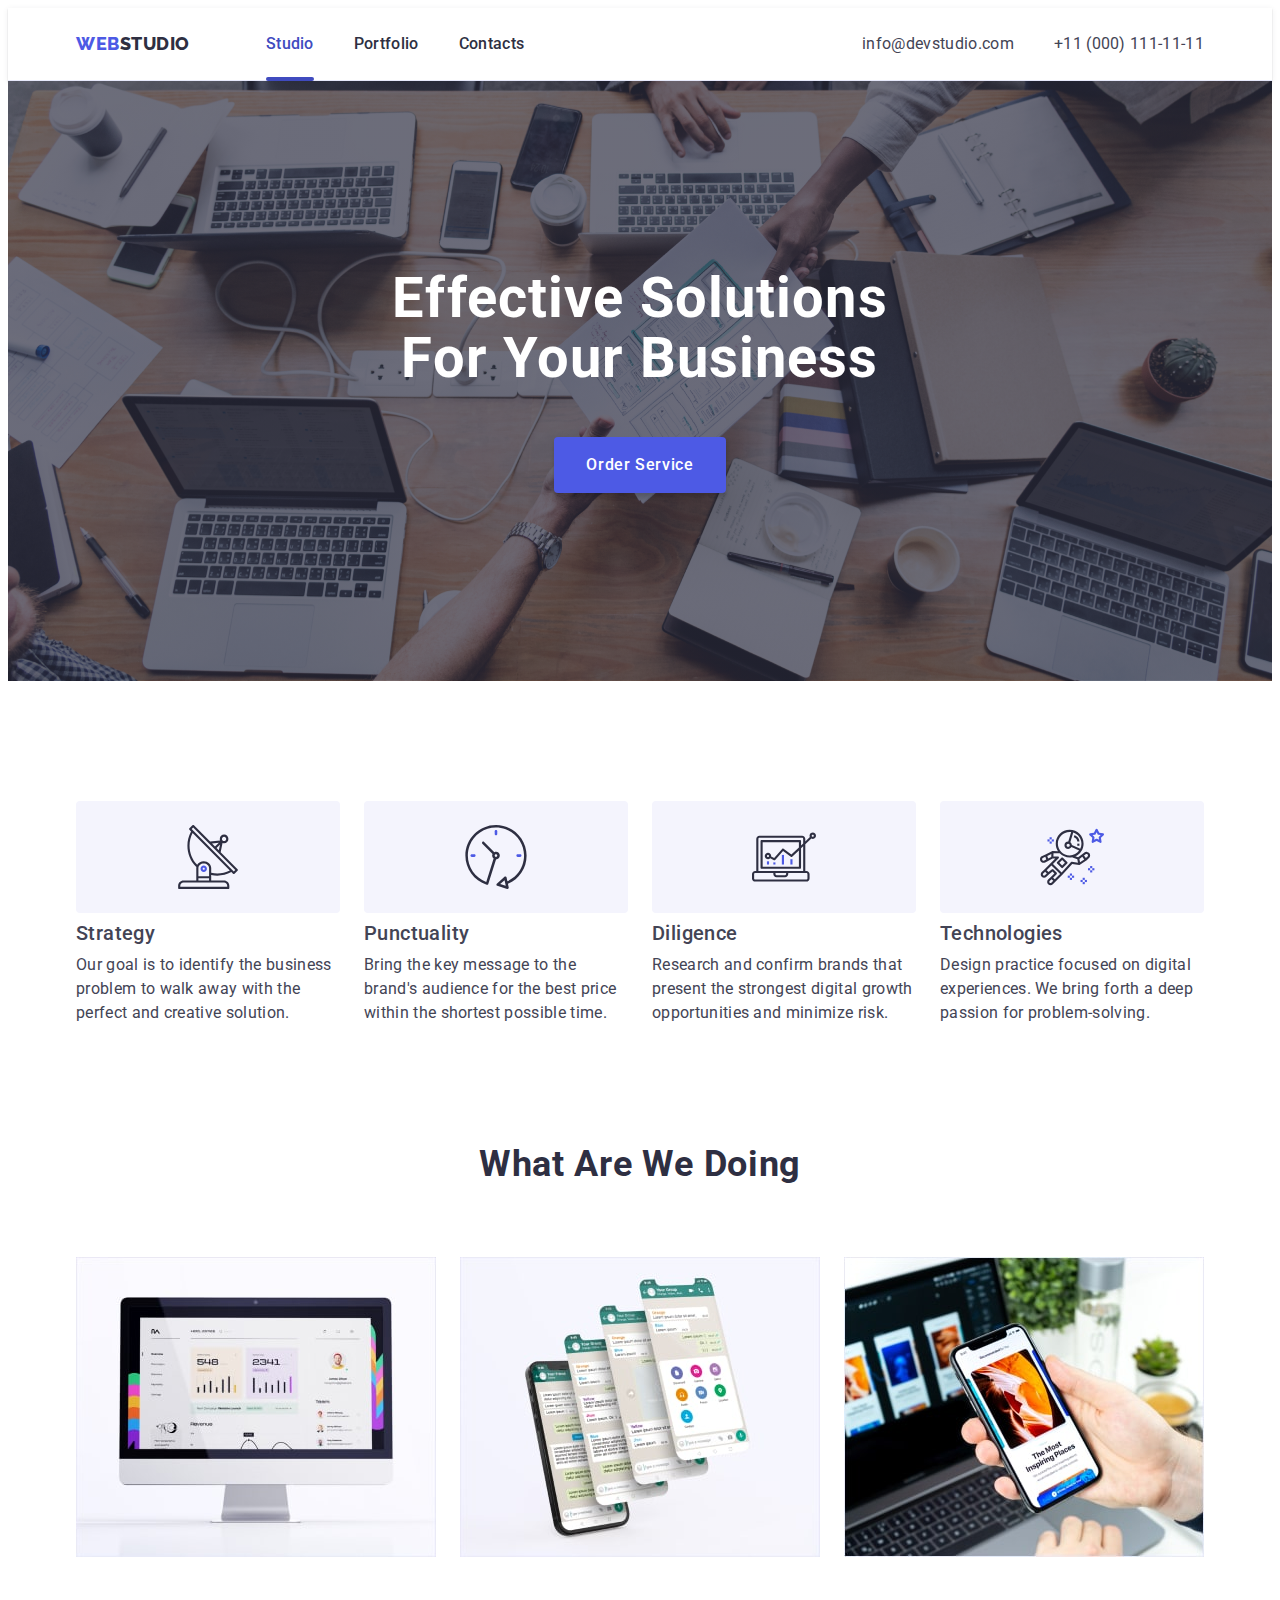
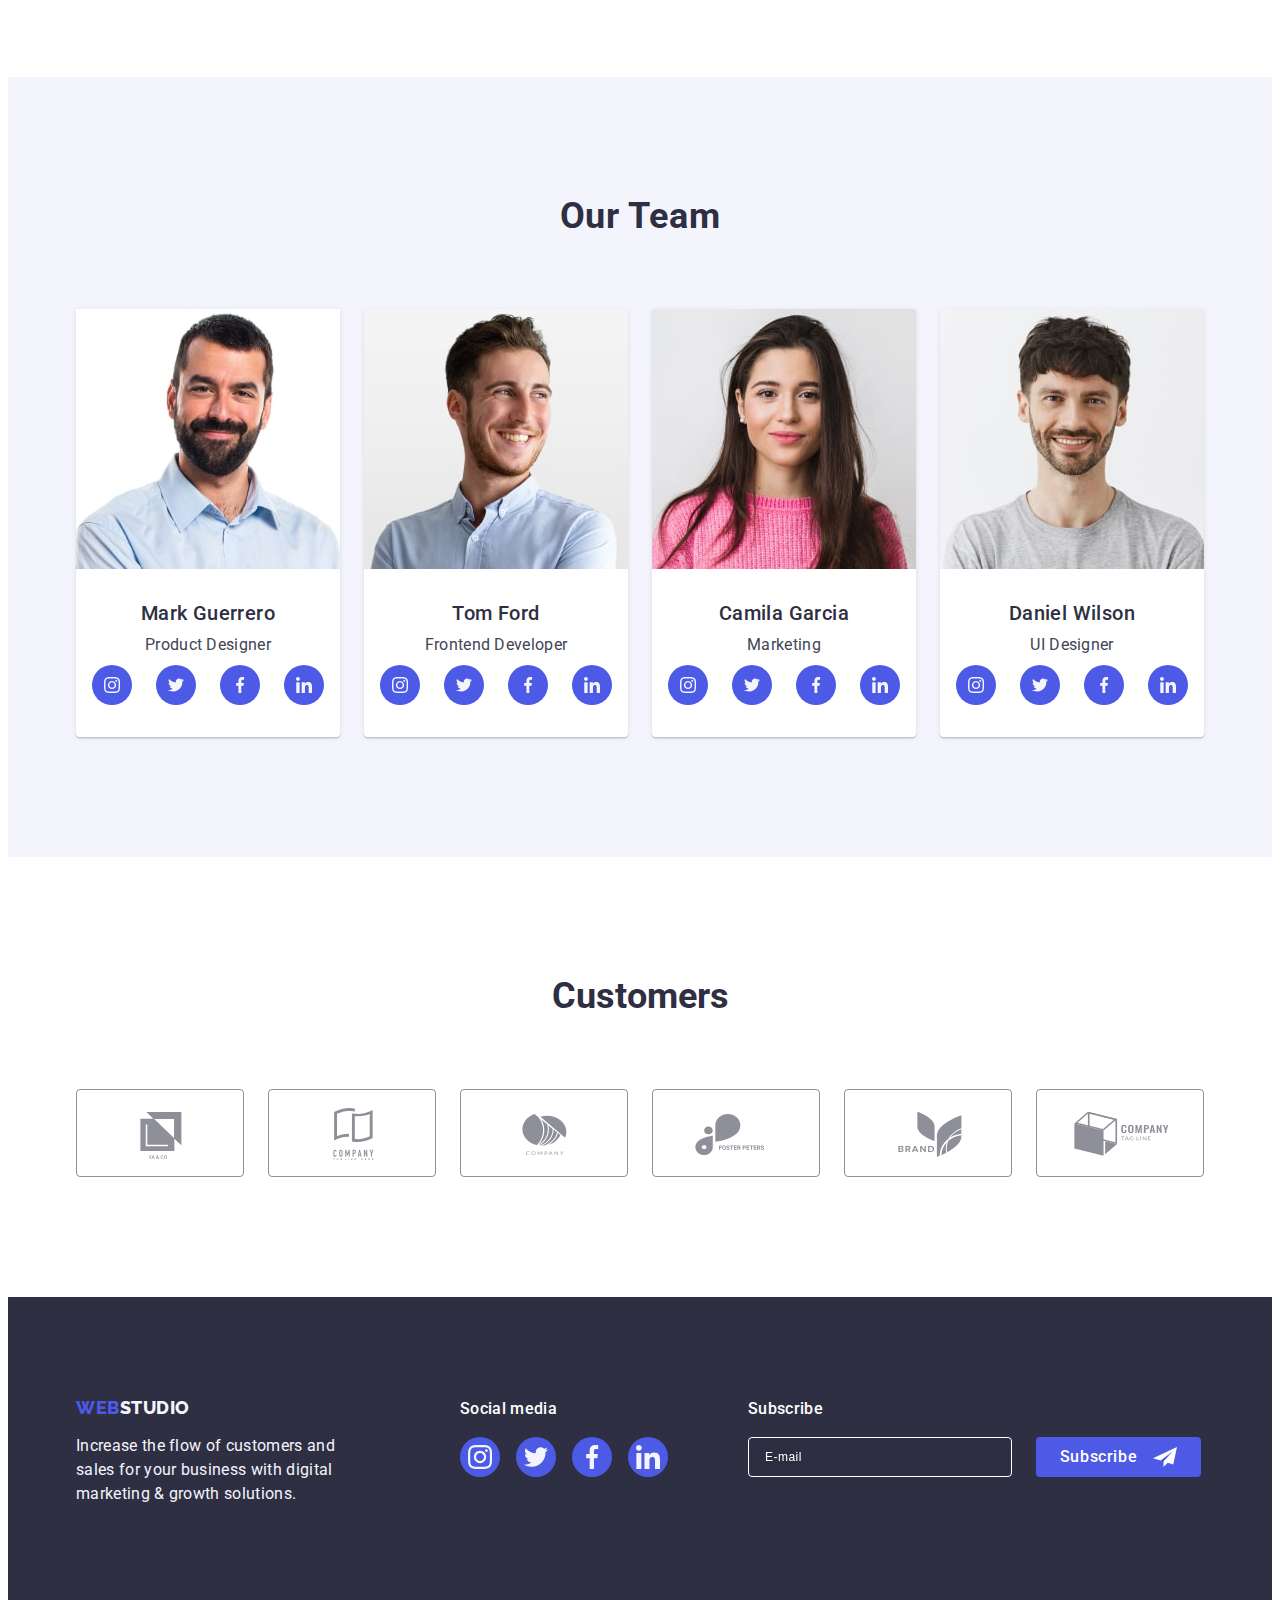
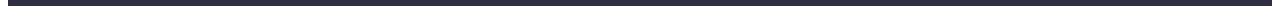
<file: index.html>
<!DOCTYPE html>
<html lang="en">
  <head>
    <meta charset="UTF-8" />
    <meta name="viewport" content="width=device-width, initial-scale=1.0" />
    <title>Web-Studio</title>
    <link rel="preconnect" href="https://fonts.googleapis.com" />
    <link rel="preconnect" href="https://fonts.gstatic.com" crossorigin />
    <link
      href="https://fonts.googleapis.com/css2?family=Raleway:wght@800&amp;family=Roboto:wght@400;500;700&amp;display=swap"
      rel="stylesheet"
    />
    <link
      rel="stylesheet"
      href="https://cdnjs.cloudflare.com/ajax/libs/modern-normalize/2.0.0/modern-normalize.min.css"
      integrity="sha512-4xo8blKMVCiXpTaLzQSLSw3KFOVPWhm/TRtuPVc4WG6kUgjH6J03IBuG7JZPkcWMxJ5huwaBpOpnwYElP/m6wg=="
      crossorigin="anonymous"
      referrerpolicy="no-referrer"
    />
    <link rel="stylesheet" href="./css/styles.css" />
    <link rel="stylesheet" href="./css/media.css" />
  </head>
  <body>
    <!-- Page header -->
    <header class="header">
      <div class="container header-container">
        <nav class="header-navigation">
          <!-- The logo is always a link -->
          <a href="./index.html" class="header-logo link"
            >Web<span class="header-logo-span">Studio</span></a
          >

          <!-- Main navigation -->

          <!--Links to other pages-->
          <ul class="header-list list">
            <li class="header-item">
              <a class="header-link current link" href="./index.html">Studio</a>
            </li>
            <li class="header-item">
              <a class="header-link link" href="./portfolio.html">Portfolio</a>
            </li>
            <li class="header-item">
              <a class="header-link link" href="">Contacts</a>
            </li>
          </ul>
        </nav>

        <!-- Link to email address  -->
        <address class="header-address">
          <ul class="header-list list">
            <li class="header-item tablet">
              <a
                class="header-item-contakt link"
                href="mailto:info@devstudio.com"
                >info@devstudio.com</a
              >
            </li>
            <!-- Link to phone number -->
            <li class="header-item tablet">
              <a class="header-item-contakt link" href="tel:+110001111111"
                >+11 (000) 111-11-11</a
              >
            </li>
          </ul>
        </address>

        <!-- mobile-menu-burger -->
        <button type="button" class="mobile-menu-burger" data-menu-open>
          <svg
            class="icon-burger"
            aria-expanded="false"
            role="img"
            width="32"
            height="22"
          >
            <use href="./images/icons.svg#icon-burger"></use>
          </svg>
        </button>
      </div>

      <!-- mobile-menu -->
      <div class="mobile-menu-wrapper is-hidden" data-menu>
        <div class="mobile-menu-container">
          <button
            type="button"
            class="close-button mobile-close-button"
            data-menu-close
          >
            <svg class="icon-close" width="8" height="8">
              <use href="./images/icons.svg#icon-close"></use>
            </svg>
          </button>
          <nav class="navigations-mobile">
            <ul class="list navigations-mobile-list">
              <li class="navigations-mobile-item">
                <a
                  class="link navigations-mobile-link current"
                  href="./index.html"
                  >Studio</a
                >
              </li>
              <li class="navigations-mobile-item">
                <a class="link navigations-mobile-link" href="./portfolio.html"
                  >Portfolio</a
                >
              </li>
              <li class="navigations-mobile-item">
                <a class="link navigations-mobile-link" href="">Contacts</a>
              </li>
            </ul>
          </nav>
          
          <div class="social-mobile">
          <address class="navigations-mobile-address">
            <ul class="navigations-mobile-addres-list list">
              <li class="navigations-mobile-addres-item">
                <a
                  class="navigations-mobile-tel-link link"
                  href="tel:+110001111111"
                  >+11 (000) 111-11-11</a
                >
              </li>
              <!-- Link to email address  -->
              <li class="navigations-mobile-addres-item">
                <a
                  class="navigations-mobile-mail-link link"
                  href="mailto:info@devstudio.com"
                  >info@devstudio.com</a
                >
              </li>
            </ul>
          </address>
            <ul class="navigations-mobile-soc-list list">
              <li class="social-item">
                <a
                  href=""
                  class="social-link"
                  target="_blank"
                  rel="noopener noreferrer"
                  ><svg class="social-icon" width="24" height="24">
                    <use href="./images/icons.svg#icon-instagram"></use></svg                ></a>
              </li>
              <li class="social-item">
                <a
                  href=""
                  class="social-link"
                  target="_blank"
                  rel="noopener noreferrer"
                  ><svg class="social-icon" width="24" height="24">
                    <use href="./images/icons.svg#icon-twitter"></use></svg                ></a>
              </li>
              <li class="social-item">
                <a
                  href=""
                  class="social-link"
                  target="_blank"
                  rel="noopener noreferrer"
                  ><svg class="social-icon" width="24" height="24">
                    <use href="./images/icons.svg#icon-facebook"></use></svg                ></a>
              </li>
              <li class="social-item">
                <a
                  href=""
                  class="social-link"
                  target="_blank"
                  rel="noopener noreferrer"
                  ><svg class="social-icon" width="24" height="24">
                    <use href="./images/icons.svg#icon-linkedin"></use></svg                ></a>
              </li>
            </ul>
          </div>
        </div>
      </div>
    </header>

    <!-- Main contain -->
    <main>
      <section class="main-contain">
        <div class="container">
          <h1 class="main-contain-title">
            Effective Solutions<br />For Your Business
          </h1>
          <button type="button" class="main-contain-btn" data-modal-open>
            Order Service
          </button>
        </div>
      </section>

      <!-- Our advantages -->
      <section class="advantages">
        <div class="container advantages-container">
          <h2 class="advntages-main-title visually-hidden">advantages</h2>
          <ul class="advantages-list list">
            <li class="advantages-item">
              <div class="advantages-icon">
                <svg class="advantage-icon-feature" width="64" height="64">
                  <use href="./images/icons.svg#icon-antenna"></use>
                </svg>
              </div>
              <h3 class="advantages-title">Strategy</h3>
              <p class="advantages-text">
                Our goal is to identify the business problem to walk away with
                the perfect and creative solution.
              </p>
            </li>
            <li class="advantages-item">
              <div class="advantages-icon">
                <svg class="advantage-icon-feature" width="64" height="64">
                  <use href="./images/icons.svg#icon-clock"></use>
                </svg>
              </div>
              <h3 class="advantages-title">Punctuality</h3>
              <p class="advantages-text">
                Bring the key message to the brand's audience for the best price
                within the shortest possible time.
              </p>
            </li>
            <li class="advantages-item">
              <div class="advantages-icon">
                <svg class="advantage-icon-feature" width="64" height="64">
                  <use href="./images/icons.svg#icon-diagram"></use>
                </svg>
              </div>
              <h3 class="advantages-title">Diligence</h3>
              <p class="advantages-text">
                Research and confirm brands that present the strongest digital
                growth opportunities and minimize risk.
              </p>
            </li>
            <li class="advantages-item">
              <div class="advantages-icon">
                <svg class="advantage-icon-feature" width="64" height="64">
                  <use href="./images/icons.svg#icon-astronaut"></use>
                </svg>
              </div>
              <h3 class="advantages-title">Technologies</h3>
              <p class="advantages-text">
                Design practice focused on digital experiences. We bring forth a
                deep passion for problem-solving.
              </p>
            </li>
          </ul>
        </div>
      </section>

      <!-- Activity -->
      <section class="activity">
        <div class="container">
          <h2 class="activity-title">What are we doing</h2>
          <ul class="activity-list list">
            <li class="activity-item">
              <img srcset="./images/foto1-2x.jpg 2x" src="./images/foto1.jpg" alt="monitor" width="360" />
            </li>
            <li class="activity-item">
              <img srcset="./images/foto2-2x.jpg 2x" src="./images/foto2.jpg" alt="smartfon" width="360" />
            </li>
            <li class="activity-item">
              <img srcset="./images/foto3-2x.jpg 2x" src="./images/foto3.jpg" alt="notebook and smartfon" width="360"/>
            </li>
          </ul>
        </div>
      </section>

      <!-- Team -->

      <section class="team">
        <div class="container team-container">
          <h2 class="team-title">Our Team</h2>
          <ul class="team-list list">
            <li class="team-item">
              <img
                class="team-foto" srcset="./images/img2x.jpg 2x"
                src="./images/img.jpg"
                alt="Foto Mark Guerrero"
                width="264"
              />
              <div class="employees">
                <h3 class="team-item-title">Mark Guerrero</h3>
                <p class="team-item-text">Product Designer</p>
                <ul class="team-soc-list list">
                  <li class="team-soc-item">
                    <a
                      href=""
                      class="team-soc-link link"
                      target="_blank"
                      rel="noopener noreferrer"
                      ><svg class="team-soc-icon" width="16" height="16">
                        <use
                          href="./images/icons.svg#icon-instagram"
                        ></use></svg                    ></a>
                  </li>
                  <li class="team-soc-item">
                    <a
                      href=""
                      class="team-soc-link link"
                      target="_blank"
                      rel="noopener noreferrer"
                      ><svg class="team-soc-icon" width="16" height="16">
                        <use href="./images/icons.svg#icon-twitter"></use></svg                    ></a>
                  </li>
                  <li class="team-soc-item">
                    <a
                      href=""
                      class="team-soc-link link"
                      target="_blank"
                      rel="noopener noreferrer"
                      ><svg class="team-soc-icon" width="16" height="16">
                        <use href="./images/icons.svg#icon-facebook"></use></svg                    ></a>
                  </li>
                  <li class="team-soc-item">
                    <a
                      href=""
                      class="team-soc-link link"
                      target="_blank"
                      rel="noopener noreferrer"
                      ><svg class="team-soc-icon" width="16" height="16">
                        <use href="./images/icons.svg#icon-linkedin"></use></svg                    ></a>
                  </li>
                </ul>
              </div>
            </li>
            <li class="team-item">
              <img
                class="taem-foto" srcset="./images/img(1)2x.jpg 2x" src="./images/img(1).jpg"
                alt="Foto Tom Ford"
                width="264"
              />
              <div class="employees">
                <h3 class="team-item-title">Tom Ford</h3>
                <p class="team-item-text">Frontend Developer</p>
                <ul class="team-soc-list list">
                  <li class="team-soc-item">
                    <a
                      href=""
                      class="team-soc-link link"
                      target="_blank"
                      rel="noopener noreferrer"
                      ><svg class="team-soc-icon" width="16" height="16">
                        <use
                          href="./images/icons.svg#icon-instagram"
                        ></use></svg                    ></a>
                  </li>
                  <li class="team-soc-item">
                    <a
                      href=""
                      class="team-soc-link link"
                      target="_blank"
                      rel="noopener noreferrer"
                      ><svg class="team-soc-icon" width="16" height="16">
                        <use href="./images/icons.svg#icon-twitter"></use></svg                    ></a>
                  </li>
                  <li class="team-soc-item">
                    <a
                      href=""
                      class="team-soc-link link"
                      target="_blank"
                      rel="noopener noreferrer"
                      ><svg class="team-soc-icon" width="16" height="16">
                        <use href="./images/icons.svg#icon-facebook"></use></svg                    ></a>
                  </li>
                  <li class="team-soc-item">
                    <a
                      href=""
                      class="team-soc-link link"
                      target="_blank"
                      rel="noopener noreferrer"
                      ><svg class="team-soc-icon" width="16" height="16">
                        <use href="./images/icons.svg#icon-linkedin"></use></svg                    ></a>
                  </li>
                </ul>
              </div>
            </li>
            <li class="team-item">
              <img
                class="team-foto" srcset="./images/img(2)2x.jpg 2x"
                src="./images/img(2).jpg"
                alt="Foto Camila Garcia"
                width="264"
              />
              <div class="employees">
                <h3 class="team-item-title">Camila Garcia</h3>
                <p class="team-item-text">Marketing</p>
                <ul class="team-soc-list list">
                  <li class="team-soc-item">
                    <a
                      href=""
                      class="team-soc-link link"
                      target="_blank"
                      rel="noopener noreferrer"
                      ><svg class="team-soc-icon" width="16" height="16">
                        <use
                          href="./images/icons.svg#icon-instagram"
                        ></use></svg                    ></a>
                  </li>
                  <li class="team-soc-item">
                    <a
                      href=""
                      class="team-soc-link link"
                      target="_blank"
                      rel="noopener noreferrer"
                      ><svg class="team-soc-icon" width="16" height="16">
                        <use href="./images/icons.svg#icon-twitter"></use></svg                    ></a>
                  </li>
                  <li class="team-soc-item">
                    <a
                      href=""
                      class="team-soc-link link"
                      target="_blank"
                      rel="noopener noreferrer"
                      ><svg class="team-soc-icon" width="16" height="16">
                        <use href="./images/icons.svg#icon-facebook"></use></svg                    ></a>
                  </li>
                  <li class="team-soc-item">
                    <a
                      href=""
                      class="team-soc-link link"
                      target="_blank"
                      rel="noopener noreferrer"
                      ><svg class="team-soc-icon" width="16" height="16">
                        <use href="./images/icons.svg#icon-linkedin"></use></svg                    ></a>
                  </li>
                </ul>
              </div>
            </li>
            <li class="team-item">
              <img
                class="team-foto" srcset="./images/img(3)2x.jpg 2x"
                src="./images/img(3).jpg"
                alt="Foto Daniel Wilson"
                width="264"
              />
              <div class="employees">
                <h3 class="team-item-title">Daniel Wilson</h3>
                <p class="team-item-text">UI Designer</p>
                <ul class="team-soc-list list">
                  <li class="team-soc-item">
                    <a
                      href=""
                      class="team-soc-link link"
                      target="_blank"
                      rel="noopener noreferrer"
                      ><svg class="team-soc-icon" width="16" height="16">
                        <use
                          href="./images/icons.svg#icon-instagram"
                        ></use></svg                    ></a>
                  </li>
                  <li class="team-soc-item">
                    <a
                      href=""
                      class="team-soc-link link"
                      target="_blank"
                      rel="noopener noreferrer"
                      ><svg class="team-soc-icon" width="16" height="16">
                        <use href="./images/icons.svg#icon-twitter"></use></svg                    ></a>
                  </li>
                  <li class="team-soc-item">
                    <a
                      href=""
                      class="team-soc-link link"
                      target="_blank"
                      rel="noopener noreferrer"
                      ><svg class="team-soc-icon" width="16" height="16">
                        <use href="./images/icons.svg#icon-facebook"></use></svg                    ></a>
                  </li>
                  <li class="team-soc-item">
                    <a
                      href=""
                      class="team-soc-link link"
                      target="_blank"
                      rel="noopener noreferrer"
                      ><svg class="team-soc-icon" width="16" height="16">
                        <use href="./images/icons.svg#icon-linkedin"></use></svg                    ></a>
                  </li>
                </ul>
              </div>
            </li>
          </ul>
        </div>
      </section>

      <!-- Customers -->
      <section class="customers">
        <div class="container">
          <h2 class="customers-title">Customers</h2>
          <ul class="customers-list list">
            <li class="customers-item">
              <a class="customers-icon" href=""
                ><svg class="customers-icon-client" width="104" height="56">
                  <use href="./images/icons.svg#icon-Logo"></use>
                </svg>
              </a>
            </li>
            <li class="customers-item">
              <a class="customers-icon" href="">
                <svg class="customers-icon-client" width="104" height="56">
                  <use href="./images/icons.svg#icon-Logo2"></use>
                </svg>
              </a>
            </li>
            <li class="customers-item">
              <a class="customers-icon" href="">
                <svg class="customers-icon-client" width="104" height="56">
                  <use href="./images/icons.svg#icon-Logo3"></use>
                </svg>
              </a>
            </li>
            <li class="customers-item">
              <a class="customers-icon" href="">
                <svg class="customers-icon-client" width="104" height="56">
                  <use href="./images/icons.svg#icon-Logo4"></use>
                </svg>
              </a>
            </li>
            <li class="customers-item">
              <a class="customers-icon" href="">
                <svg class="customers-icon-client" width="104" height="56">
                  <use href="./images/icons.svg#icon-Logo5"></use>
                </svg>
              </a>
            </li>
            <li class="customers-item">
              <a class="customers-icon" href="">
                <svg class="customers-icon-client" width="104" height="56">
                  <use href="./images/icons.svg#icon-Logo1"></use>
                </svg>
              </a>
            </li>
          </ul>
        </div>
      </section>
    </main>

    <!-- Footer -->
    <footer class="footer">
      <div class="container footer-container">
        <div class="footer-content">
          <a href="./index.html" class="footer-logo link"
            >Web<span class="footer-logo-span">Studio</span></a
          >
          <p class="footer-text">
            Increase the flow of customers and sales for your business with
            digital marketing & growth solutions.
          </p>
        </div>
        <div class="social">
          <p class="social-title">Social media</p>
          <ul class="social-list list">
            <li class="social-item">
              <a
                href=""
                class="social-link"
                target="_blank"
                rel="noopener noreferrer"
                ><svg class="social-icon" width="24" height="24">
                  <use href="./images/icons.svg#icon-instagram"></use></svg              ></a>
            </li>
            <li class="social-item">
              <a
                href=""
                class="social-link"
                target="_blank"
                rel="noopener noreferrer"
                ><svg class="social-icon" width="24" height="24">
                  <use href="./images/icons.svg#icon-twitter"></use></svg              ></a>
            </li>
            <li class="social-item">
              <a
                href=""
                class="social-link"
                target="_blank"
                rel="noopener noreferrer"
                ><svg class="social-icon" width="24" height="24">
                  <use href="./images/icons.svg#icon-facebook"></use></svg              ></a>
            </li>
            <li class="social-item">
              <a
                href=""
                class="social-link"
                target="_blank"
                rel="noopener noreferrer">
                <svg class="social-icon" width="24" height="24">
                  <use href="./images/icons.svg#icon-linkedin"></use>
                </svg>
              </a>
            </li>
          </ul>
        </div>
        <!-- Subscription-form -->
        <div class="subscribe-container">
          <p class="subscribe-title">Subscribe</p>
          <form class="subscribe-form">
            <label class="subscribe-lable">
              <input
                type="email"
                name="subscribe-email"
                class="subscribe-input"
                placeholder="E-mail"
              />
            </label>
            <button type="submit" class="subscribe-btn">
              Subscribe
              <svg class="subscribe-icon" width="24" height="24">
                <use href="./images/icons.svg#icon-Frame"></use>
              </svg>
            </button>
          </form>
        </div>
      </div>
    </footer>

    <!-- Modal-form -->
    <div class="backdrop is-hidden" data-modal>
      <div class="modal">
        <button type="button" class="modal-close-btn" data-modal-close>
          <svg class="modal-close-btn-icon" width="8" height="8">
            <use href="./images/icons.svg#icon-close"></use>
          </svg>
        </button>
        <!-- Form Feedback-->
        <p class="modal-feedback">
          Leave your contacts and we will call you back
        </p>
        <form class="modal-form">
          <div class="modal-form-container">
            <label class="modal-form-field" for="user-name">Name</label>
            <div class="modal-form-desc">
              <input
                type="text"
                id="user-name"
                name="user-name"
                class="modal-input"
                required
                pattern="^[a-zA-Zа-яА-Я]+"
                minlength="2"
              />
              <svg class="modal-form-icon" width="18" height="24">
                <use href="./images/icons.svg#icon-person"></use>
              </svg>
            </div>
          </div>          
          <div class="modal-form-container">
            <label class="modal-form-field" for="user-phone">Phone</label>
            <div class="modal-form-desc">
              <input
                type="tel"
                id="user-phone"
                name="user-phone"
                class="modal-input"
                required
                pattern="[\+]\d{3}\s[\(]\d{2}[\)]\s\d{3}[\-]\d{2}[\-]\d{2}"
              />
              <svg class="modal-form-icon" width="18" height="24">
                <use href="./images/icons.svg#icon-phone"></use>
              </svg>
            </div>
          </div>
          <div class="modal-form-container">
            <label class="modal-form-field" for="user-email">Email</label>
            <div class="modal-form-desc">
              <input
                type="email"
                id="user-email"
                name="user-email"
                class="modal-input"
                required
                pattern="[a-z0-9._%+-]+@[a-z0-9.-]+\.[a-z]{2,4}$"
              />
              <svg class="modal-form-icon" width="18" height="24">
                <use href="./images/icons.svg#icon-email"></use>
              </svg>
            </div>
          </div>
          <div class="modal-form-message">
            <label class="modal-form-field" for="user-comment">Comment</label>
            <textarea
              name="user-comment"
              id="user-comment"
              class="modal-form-area"
              placeholder="Text input"
            ></textarea>
          </div>
          <div class="modal-form-checkbox">
            <input
              id="user-privacy"
              type="checkbox"
              value="true"
              name="user-privacy"
              class="modal-form-check visually-hidden"
            />
            <label for="user-privacy" class="modal-form-check-desc">
              <span class="modal-form-span">
                <svg class="modal-form-checkbox-icon" width="10" height="8">
                  <use href="./images/icons.svg#icon-Vector-1"></use>
                </svg>
              </span>
              I accept the terms and conditions of the&nbsp;<a
                href=""
                class="modal-form-link"
                >Privacy Policy</a
              >
            </label>
          </div>
          <button type="submit" class="modal-form-submit-btn">Send</button>
        </form>
      </div>
    </div>
    <script src="./js/modal.js"></script>
    <script src="./js/menu.js"></script>
  </body>
</html>
</file>
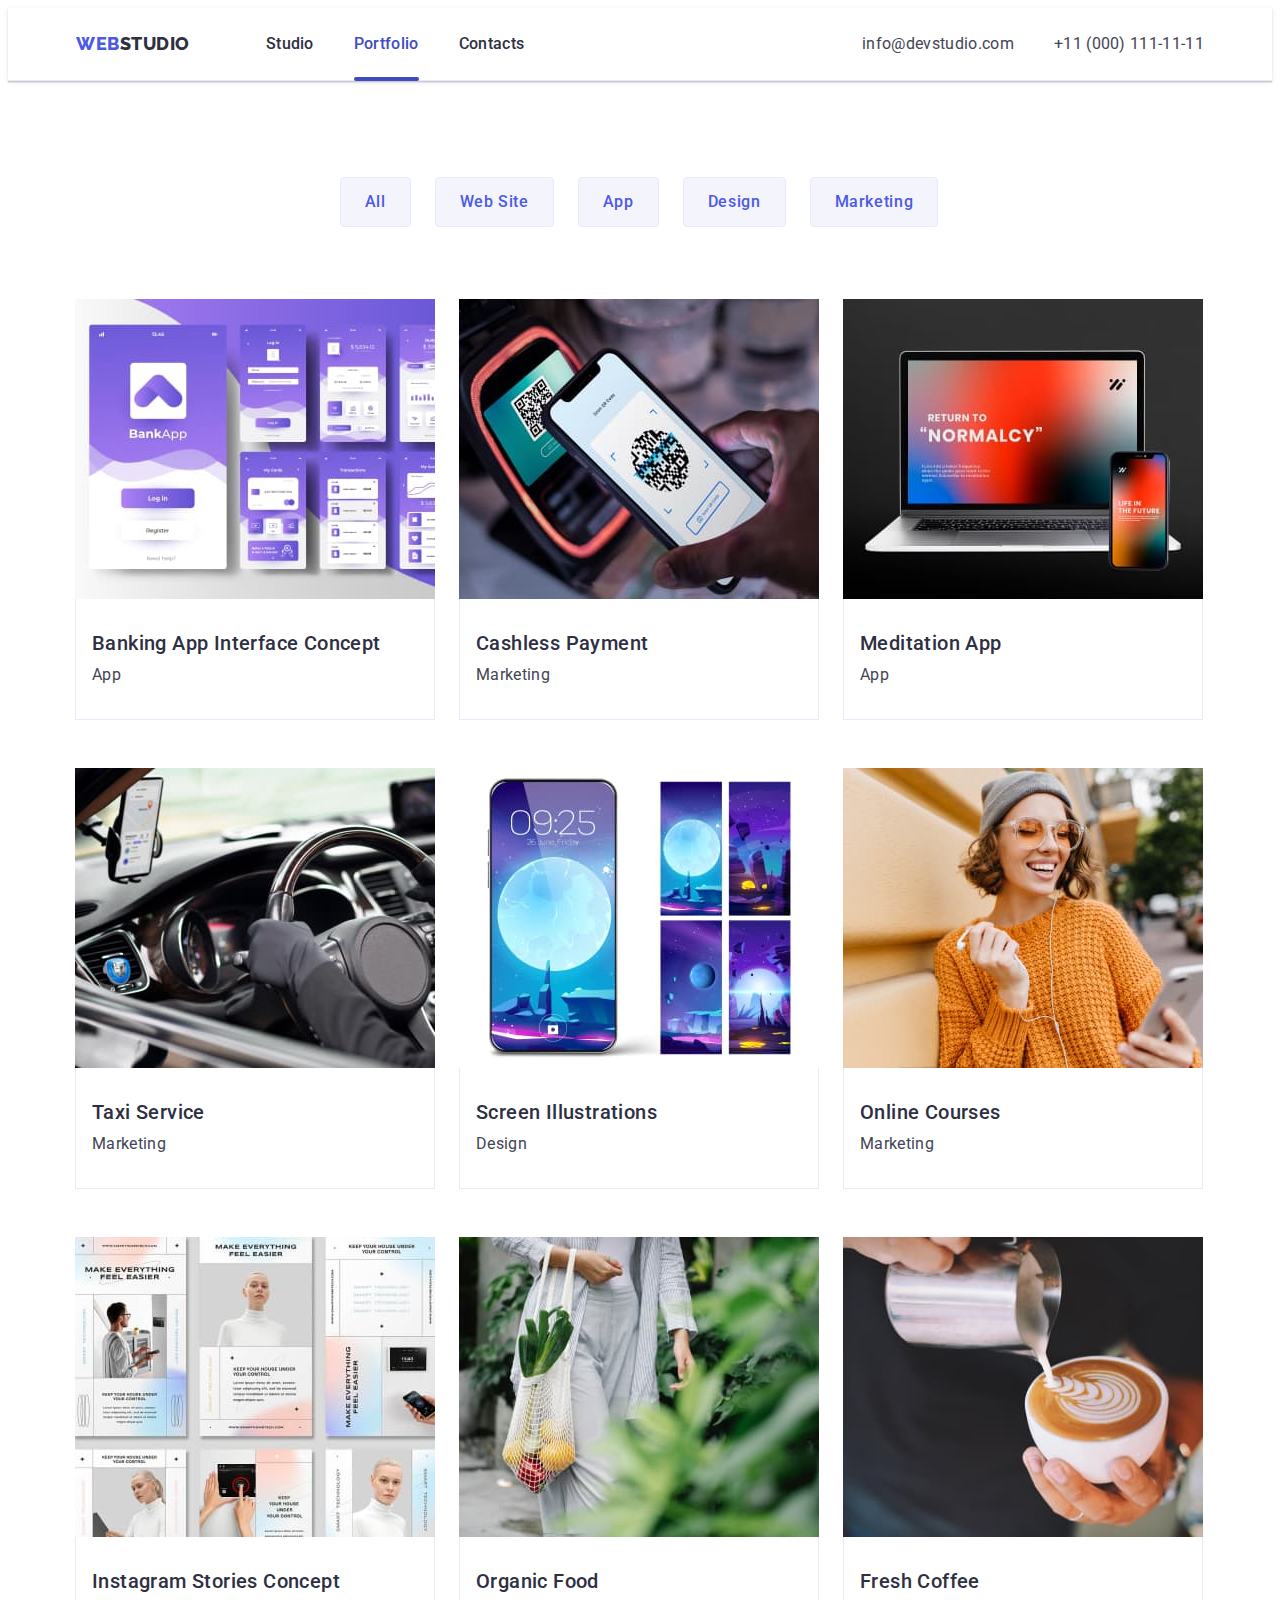
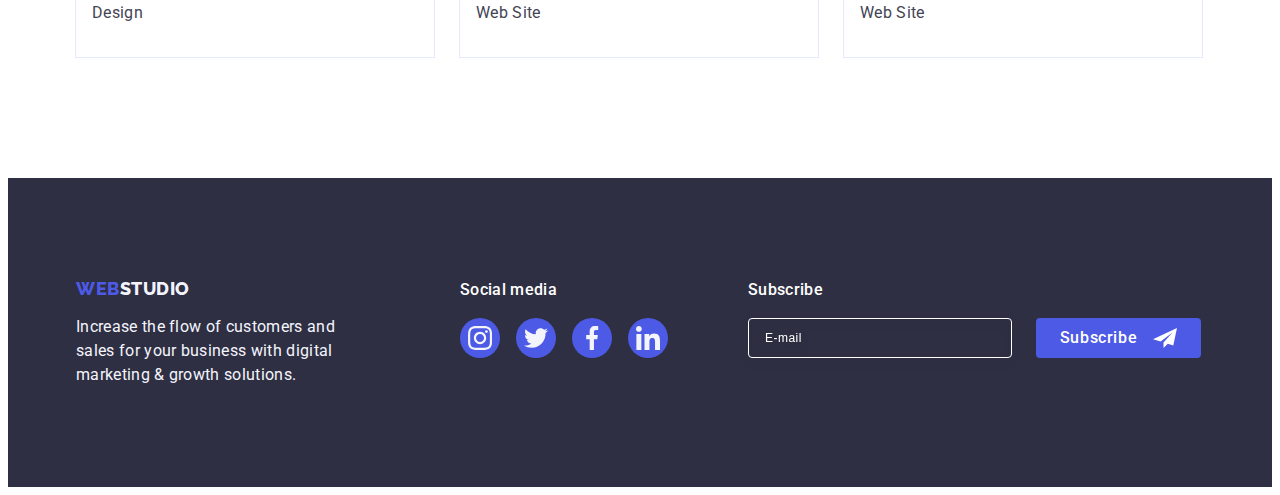
<file: portfolio.html>
<!DOCTYPE html>
<html lang="en">
  <head>
    <meta charset="UTF-8" />
    <meta name="viewport" content="width=device-width, initial-scale=1.0" />
    <title>Web-Studio</title>
    <link rel="preconnect" href="https://fonts.googleapis.com" />
    <link rel="preconnect" href="https://fonts.gstatic.com" crossorigin />
    <link
      href="https://fonts.googleapis.com/css2?family=Raleway:wght@800&amp;family=Roboto:wght@400;500;700&amp;display=swap"
      rel="stylesheet"
    />
    <link
      rel="stylesheet"
      href="https://cdnjs.cloudflare.com/ajax/libs/modern-normalize/2.0.0/modern-normalize.min.css"
      integrity="sha512-4xo8blKMVCiXpTaLzQSLSw3KFOVPWhm/TRtuPVc4WG6kUgjH6J03IBuG7JZPkcWMxJ5huwaBpOpnwYElP/m6wg=="
      crossorigin="anonymous"
      referrerpolicy="no-referrer"
    />
    <link rel="stylesheet" href="./css/styles.css" />
    <link rel="stylesheet" href="./css/media.css" />
  </head>
  <body>
    <!-- Page header -->
    <header class="header">
      <div class="container header-container">
        <nav class="header-navigation">
          <!-- The logo is always a link -->
          <a href="./index.html" class="header-logo link"
            >Web<span class="header-logo-span">Studio</span></a
          >

          <!-- Main navigation -->

          <!--Links to other pages-->
          <ul class="header-list list">
            <li class="header-item">
              <a class="header-link link" href="./index.html">Studio</a>
            </li>
            <li class="header-item">
              <a class="header-link current link" href="./portfolio.html"
                >Portfolio</a
              >
            </li>
            <li class="header-item">
              <a class="header-link link" href="">Contacts</a>
            </li>
          </ul>
        </nav>

        <!-- Link to email address  -->
        <address class="header-address">
          <ul class="header-list list">
            <li class="header-item">
              <a
                class="header-item-contakt link"
                href="mailto:info@devstudio.com"
                >info@devstudio.com</a
              >
            </li>
            <!-- Link to phone number -->
            <li class="header-item">
              <a class="header-item-contakt link" href="tel:+110001111111"
                >+11 (000) 111-11-11</a
              >
            </li>
          </ul>
        </address>
        <!-- mobile-menu-burger -->
        <button type="button" class="mobile-menu-burger" data-menu-open>
          <svg
            class="icon-burger"
            aria-expanded="false"
            role="img"
            width="32"
            height="22"
          >
            <use href="./images/icons.svg#icon-burger"></use>
          </svg>
        </button>
      </div>
      <!-- mobile-menu -->
      <div class="mobile-menu-wrapper is-hidden" data-menu>
        <div class="mobile-menu-container">
          <button
            type="button"
            class="close-button mobile-close-button"
            data-menu-close
          >
            <svg class="icon-close" width="8" height="8">
              <use href="./images/icons.svg#icon-close"></use>
            </svg>
          </button>
          <nav class="navigations-mobile">
            <ul class="list navigations-mobile-list">
              <li class="navigations-mobile-item">
                <a
                  class="link navigations-mobile-link current"
                  href="./index.html"
                  >Studio</a
                >
              </li>
              <li class="navigations-mobile-item">
                <a class="link navigations-mobile-link" href="./portfolio.html"
                  >Portfolio</a
                >
              </li>
              <li class="navigations-mobile-item">
                <a class="link navigations-mobile-link" href="">Contacts</a>
              </li>
            </ul>
          </nav>
          <!-- Link to phone number -->
          <address class="navigations-mobile-address">
            <ul class="navigations-mobile-addres-list list">
              <li class="navigations-mobile-addres-item">
                <a
                  class="navigations-mobile-tel-link link"
                  href="tel:+110001111111"
                  >+11 (000) 111-11-11</a
                >
              </li>
              <!-- Link to email address  -->
              <li class="navigations-mobile-addres-item">
                <a
                  class="navigations-mobile-mail-link link"
                  href="mailto:info@devstudio.com"
                  >info@devstudio.com</a
                >
              </li>
            </ul>
          </address>
          <div class="social-mobile">
            <ul class="navigations-mobile-soc-list list">
              <li class="social-item">
                <a
                  href=""
                  class="social-link"
                  target="_blank"
                  rel="noopener noreferrer"
                  ><svg class="social-icon" width="24" height="24">
                    <use href="./images/icons.svg#icon-instagram"></use></svg                ></a>
              </li>
              <li class="social-item">
                <a
                  href=""
                  class="social-link"
                  target="_blank"
                  rel="noopener noreferrer"
                  ><svg class="social-icon" width="24" height="24">
                    <use href="./images/icons.svg#icon-twitter"></use></svg                ></a>
              </li>
              <li class="social-item">
                <a
                  href=""
                  class="social-link"
                  target="_blank"
                  rel="noopener noreferrer"
                  ><svg class="social-icon" width="24" height="24">
                    <use href="./images/icons.svg#icon-facebook"></use></svg                ></a>
              </li>
              <li class="social-item">
                <a
                  href=""
                  class="social-link"
                  target="_blank"
                  rel="noopener noreferrer"
                  ><svg class="social-icon" width="24" height="24">
                    <use href="./images/icons.svg#icon-linkedin"></use></svg                ></a>
              </li>
            </ul>
          </div>
        </div>
      </div>
    </header>
    <!-- Portfolio -->
    <main>
      <section class="portfolio">
        <div class="container portfolio-container">
          <h1 class="visually-hidden">Portfolio</h1>
          <ul class="portfolio-list-first list">
            <li class="portfolio-item-direction">
              <button type="button" class="portfolio-btn link">All</button>
            </li>
            <li class="portfolio-item-direction">
              <button type="button" class="portfolio-btn link">Web Site</button>
            </li>
            <li class="portfolio-item-direction">
              <button type="button" class="portfolio-btn link">App</button>
            </li>
            <li class="portfolio-item-direction">
              <button type="button" class="portfolio-btn link">Design</button>
            </li>
            <li class="portfolio-item-direction">
              <button type="button" class="portfolio-btn link">
                Marketing
              </button>
            </li>
          </ul>
          <ul class="portfolio-list list">
            <li class="portfolio-item">
              <a class="portfolio-link link" href="">
                <div class="portfolio-link-overlay">
                  <img
                    class="portfolio-foto"
                    src="./images/img1.jpg"
                    alt="Banking App Interface"
                    width="360"
                  />
                  <p class="overlay">
                    14 Stylish and User-Friendly App Design Concepts · Task
                    Manager App · Calorie Tracker App · Exotic Fruit Ecommerce
                    App · Cloud Storage App
                  </p>
                </div>
                <div class="description">
                  <h2 class="portfolio-title">Banking App Interface Concept</h2>
                  <p class="portfolio-text">App</p>
                </div>
              </a>
            </li>
            <li class="portfolio-item">
              <a class="portfolio-link link" href="">
                <div class="portfolio-link-overlay">
                  <img
                    class="portfolio-foto"
                    src="./images/img2.jpg"
                    alt="Cashless Paymen"
                    width="360"
                  />
                  <p class="overlay">
                    14 Stylish and User-Friendly App Design Concepts · Task
                    Manager App · Calorie Tracker App · Exotic Fruit Ecommerce
                    App · Cloud Storage App
                  </p>
                </div>
                <div class="description">
                  <h2 class="portfolio-title">Cashless Payment</h2>
                  <p class="portfolio-text">Marketing</p>
                </div>
              </a>
            </li>
            <li class="portfolio-item">
              <a class="portfolio-link link" href="">
                <div class="portfolio-link-overlay">
                  <img
                    class="portfolio-foto"
                    src="./images/img3.jpg"
                    alt="Meditation App"
                    width="360"
                  />
                  <p class="overlay">
                    14 Stylish and User-Friendly App Design Concepts · Task
                    Manager App · Calorie Tracker App · Exotic Fruit Ecommerce
                    App · Cloud Storage App
                  </p>
                </div>
                <div class="description">
                  <h2 class="portfolio-title">Meditation App</h2>
                  <p class="portfolio-text">App</p>
                </div>
              </a>
            </li>
            <li class="portfolio-item">
              <a class="portfolio-link link" href="">
                <div class="portfolio-link-overlay">
                  <img
                    class="portfolio-foto"
                    src="./images/img4.jpg"
                    alt="Taxi Service"
                    width="360"
                  />
                  <p class="overlay">
                    14 Stylish and User-Friendly App Design Concepts · Task
                    Manager App · Calorie Tracker App · Exotic Fruit Ecommerce
                    App · Cloud Storage App
                  </p>
                </div>
                <div class="description">
                  <h2 class="portfolio-title">Taxi Service</h2>
                  <p class="portfolio-text">Marketing</p>
                </div>
              </a>
            </li>
            <li class="portfolio-item">
              <a class="portfolio-link link" href="">
                <div class="portfolio-link-overlay">
                  <img
                    class="portfolio-foto"
                    src="./images/img5.jpg"
                    alt="Screen Illustrations"
                    width="360"
                  />
                  <p class="overlay">
                    14 Stylish and User-Friendly App Design Concepts · Task
                    Manager App · Calorie Tracker App · Exotic Fruit Ecommerce
                    App · Cloud Storage App
                  </p>
                </div>
                <div class="description">
                  <h2 class="portfolio-title">Screen Illustrations</h2>
                  <p class="portfolio-text">Design</p>
                </div>
              </a>
            </li>
            <li class="portfolio-item">
              <a class="portfolio-link link" href="">
                <div class="portfolio-link-overlay">
                  <img
                    class="portfolio-foto"
                    src="./images/img6.jpg"
                    alt="Online Courses"
                    width="360"
                  />
                  <p class="overlay">
                    14 Stylish and User-Friendly App Design Concepts · Task
                    Manager App · Calorie Tracker App · Exotic Fruit Ecommerce
                    App · Cloud Storage App
                  </p>
                </div>
                <div class="description">
                  <h2 class="portfolio-title">Online Courses</h2>
                  <p class="portfolio-text">Marketing</p>
                </div>
              </a>
            </li>
            <li class="portfolio-item">
              <a class="portfolio-link link" href="">
                <div class="portfolio-link-overlay">
                  <img
                    class="portfolio-foto"
                    src="./images/img7.jpg"
                    alt="Instagram Stories Concept"
                    width="360"
                  />
                  <p class="overlay">
                    14 Stylish and User-Friendly App Design Concepts · Task
                    Manager App · Calorie Tracker App · Exotic Fruit Ecommerce
                    App · Cloud Storage App
                  </p>
                </div>
                <div class="description">
                  <h2 class="portfolio-title">Instagram Stories Concept</h2>
                  <p class="portfolio-text">Design</p>
                </div>
              </a>
            </li>
            <li class="portfolio-item">
              <a class="portfolio-link link" href="">
                <div class="portfolio-link-overlay">
                  <img
                    class="portfolio-foto"
                    src="./images/img8.jpg"
                    alt="Organic Food"
                    width="360"
                  />
                  <p class="overlay">
                    14 Stylish and User-Friendly App Design Concepts · Task
                    Manager App · Calorie Tracker App · Exotic Fruit Ecommerce
                    App · Cloud Storage App
                  </p>
                </div>
                <div class="description">
                  <h2 class="portfolio-title">Organic Food</h2>
                  <p class="portfolio-text">Web Site</p>
                </div>
              </a>
            </li>
            <li class="portfolio-item">
              <a class="portfolio-link link" href="">
                <div class="portfolio-link-overlay">
                  <img
                    class="portfolio-foto"
                    src="./images/img9.jpg"
                    alt="Fresh Coffee"
                    width="360"
                  />
                  <p class="overlay">
                    14 Stylish and User-Friendly App Design Concepts · Task
                    Manager App · Calorie Tracker App · Exotic Fruit Ecommerce
                    App · Cloud Storage App
                  </p>
                </div>
                <div class="description">
                  <h2 class="portfolio-title">Fresh Coffee</h2>
                  <p class="portfolio-text">Web Site</p>
                </div>
              </a>
            </li>
          </ul>
        </div>
      </section>
    </main>

    <!-- Footer -->
    <footer class="footer">
      <div class="container footer-container">
        <div class="footer-content">
          <a href="./index.html" class="footer-logo link"
            >Web<span class="footer-logo-span">Studio</span></a
          >
          <p class="footer-text">
            Increase the flow of customers and sales for your business with
            digital marketing & growth solutions.
          </p>
        </div>
        <div class="social">
          <p class="social-title">Social media</p>
          <ul class="social-list list">
            <li class="social-item">
              <a
                href=""
                class="social-link"
                target="_blank"
                rel="noopener noreferrer"
                ><svg class="social-icon" width="24" height="24">
                  <use href="./images/icons.svg#icon-instagram"></use></svg              ></a>
            </li>
            <li class="social-item">
              <a
                href=""
                class="social-link"
                target="_blank"
                rel="noopener noreferrer"
                ><svg class="social-icon" width="24" height="24">
                  <use href="./images/icons.svg#icon-twitter"></use></svg              ></a>
            </li>
            <li class="social-item">
              <a
                href=""
                class="social-link"
                target="_blank"
                rel="noopener noreferrer"
                ><svg class="social-icon" width="24" height="24">
                  <use href="./images/icons.svg#icon-facebook"></use></svg              ></a>
            </li>
            <li class="social-item">
              <a
                href=""
                class="social-link"
                target="_blank"
                rel="noopener noreferrer">
                <svg class="social-icon" width="24" height="24">
                  <use href="./images/icons.svg#icon-linkedin"></use>
                </svg>
              </a>
            </li>
          </ul>
        </div>
        <!-- Subscription-form -->
        <div class="subscribe-container">
          <p class="subscribe-title">Subscribe</p>
          <form class="subscribe-form">
            <label class="subscribe-lable">
              <input
                type="email"
                name="subscribe-email"
                class="subscribe-input"
                placeholder="E-mail"
              />
            </label>
            <button type="submit" class="subscribe-btn">
              Subscribe
              <svg class="subscribe-icon" width="24" height="24">
                <use href="./images/icons.svg#icon-Frame"></use>
              </svg>
            </button>
          </form>
        </div>
      </div>
    </footer>
  </body>
</html>
</file>
<file: css/styles.css>
body {
  font-family: "Roboto", sans-serif;
  color: var(--color-main);
  background-color: var(--background-color);
}

html {
  box-sizing: border-box;
}

*,
*::before,
*::after {
  box-sizing: inherit;
}

p,
h1,
h2,
h3,
h4,
h5,
h6 {
  margin: 0;
}

ul,
ol {
  margin: 0;
  padding: 0;
}

img {
  display: block;
  max-width: 100%;
  height: auto;
}

.container {
  width: 100%;
  padding-left: 16px;
  padding-right: 16px;
  margin: 0 auto;
}

.list {
  list-style: none;
}
.link {
  text-decoration: none;
}

:root {
  --background-color-main-contain: #2e2f42;
  --background-color: #ffffff;
  --text-logo-color: #4d5ae5;
  --background-btn-kolor: #f4f4fd;
  --color-title: #2e2f42;
  --color-main: #434455;
  --color-link: #404bbf;
  --color-border: #e7e9fc;
  --color-no_active-elements: #8e8f99;
  --chang-conditions: 250ms cubic-bezier(0.4, 0, 0.2, 1);
}

/* Page header */

.header {
  border-bottom: 1px solid var(--color-border);
  box-shadow: 0px 2px 1px rgba(46, 47, 66, 0.08),
    0px 1px 1px rgba(46, 47, 66, 0.16), 0px 1px 6px rgba(46, 47, 66, 0.08);
}

.header-logo {
  font-family: "Raleway", sans-serif;
  font-style: normal;
  font-weight: 800;
  font-size: 18px;
  line-height: 1.17;
  letter-spacing: 0.03em;
  color: var(--text-logo-color);
  text-transform: uppercase;
  margin-right: 76px;
  padding: 24px 0;
}

.header-logo-span {
  color: var(--color-title);
}

.header-link {
  font-weight: 500;
  font-size: 16px;
  line-height: 1.5;
  letter-spacing: 0.02em;
  color: var(--color-title);
  position: relative;
  display: block;
  padding: 24px 0;
  transition: color var(--chang-conditions);
}

.header-link:hover,
.header-link:focus,
.header-link.current {
  color: var(--color-link);
}

.header-link.current::after {
  content: "";
  position: absolute;
  left: 0;
  bottom: -1px;
  width: 100%;
  height: 4px;
  background-color: var(--color-link);
  border-radius: 2px;
}

.header-address {
  font-style: normal;
}

.header-item-contakt:hover,
.header-item-contakt:focus {
  color: var(--color-link);
}

.header-navigation {
  display: flex;
  align-items: center;
}

.header-container {
  display: flex;
  justify-content: space-between;
  align-items: center;
}

.header-list {
  display: none;
}
.icon-burger {
  stroke: #2e2f42;
}
.mobile-menu-burger {
  border: none;
  background-color: transparent;
  padding: 0;
  line-height: 0;
}

.mobile-menu-wrapper {
  position: fixed;
  padding: 40px;
  width: 100%;
  height: 100%;
  left: 0px;
  top: 0px;
  z-index: 100;
  background: #ffffff;
  box-shadow: 0px 2px 1px rgba(46, 47, 66, 0.08),
    0px 1px 1px rgba(46, 47, 66, 0.16), 0px 1px 6px rgba(46, 47, 66, 0.08);
  transition: opacity var(--chang-conditions),
    visibility var(--chang-conditions);
}
.mobile-menu-wrapper.is-hidden {
  opacity: 0;
  visibility: hidden;
  pointer-events: none;
}

.mobile-menu-container {
  height: 100%;
  display: flex;
  flex-direction: column;
  justify-content: space-between;
}



.navigations-mobile-link {
  font-weight: 700;
  font-size: 36px;
  line-height: 1.11;
  letter-spacing: 0.02em;
  color: var(--color-title);
}

.navigations-mobile-address {
  font-style: normal;
}

.navigations-mobile-link.current {
  color: var(--color-link);
}

.navigations-mobile-item:not(:last-child) {
  margin-bottom: 40px;
}

.navigations-mobile-tel-link {
  display: block;
  font-weight: 700;
  font-size: 36px;
  line-height: 1.11;
  letter-spacing: 0.02em;
  color: var(--text-logo-color);
}

.navigations-mobile-mail-link {
  font-weight: 500;
  font-size: 20px;
  line-height: 1.2;
  letter-spacing: 0.02em;
  color: var(--color-main);
}

.navigations-mobile-addres-item:not(:last-child) {
  margin-bottom: 40px;
}

.navigations-mobile-addres-list {
  margin-bottom: 48px;
}



.navigations-mobile-soc-list {
  display: flex;
  gap: 56px;
}

.navigations-mobile-soc-list.list {
    gap: calc((100% - 160px) / 4);
}

.close-button {
  position: absolute;
  top: 24px;
  right: 24px;
  padding: 0;
  display: flex;
  justify-content: center;
  align-items: center;
  background-color: var(--color-border);
  width: 24px;
  height: 24px;
  border-radius: 50%;
  border: 1px solid rgba(0, 0, 0, 0.1);
  border-color: 1px solid rgba(0, 0, 0, 0.1);
  flex-wrap: wrap;
  cursor: pointer;
  transition: background-color var(--chang-conditions),
    border var(--chang-conditions);
}

.close-button:hover,
.close-button:focus {
  background-color: var(--color-link);
  border: none;
}

.icon-close {
  transition: fill var(--chang-conditions);
}

.close-button:hover .icon-close,
.close-button:focus .icon-close {
  fill: var(--background-color);
}

/* <!-- Main contain --> */

.main-contain {
  background-color: var(--background-color-main-contain);
  text-align: center;
  padding-top: 112px;
  padding-bottom: 112px;
  background-image: linear-gradient(
      rgba(46, 47, 66, 0.7),
      rgba(46, 47, 66, 0.7)
    ),
    url(../images/hero-bg-mob.jpg);
  background-repeat: no-repeat;
  background-position: center;
  background-size: cover;
  width: 100%;
  margin: 0 auto;
}

@media (min-device-pixel-ratio: 2),
  (min-resolution: 192dpi),
  (min-resolution: 2dppx) {
  .main-contain {
    background-image: linear-gradient(
        rgba(46, 47, 66, 0.7),
        rgba(46, 47, 66, 0.7)
      ),
      url(../images/hero-bg-mob-2x.jpg);
  }
}

.main-contain-title {
  font-weight: 700;
  font-size: 36px;
  line-height: 1.1;
  letter-spacing: 0.02em;
  color: var(--background-color);
  max-width: 320px;
  text-align: center;
  margin: 0 auto;
  margin-bottom: 72px;
}

.main-contain-btn {
  font-family: "Roboto", sans-serif;
  font-style: normal;
  font-weight: 500;
  font-size: 16px;
  line-height: 1.5;
  letter-spacing: 0.04em;
  color: var(--background-color);
  cursor: pointer;
  background-color: var(--text-logo-color);
  border-radius: 4px;
  padding: 16px 32px;
  text-align: center;
  display: block;
  min-width: 169px;
  height: 56px;
  border: none;
  margin: 0 auto;
  box-shadow: 0px 4px 4px rgba(0, 0, 0, 0.15);
  transition: background-color var(--chang-conditions);
}

.main-contain-btn:hover,
.main-contain-btn:focus {
  background-color: var(--color-link);
}

/* <!-- Our advantages --> */

.advantages {
  padding-top: 96px;
  padding-bottom: 96px;
}

.advantages-container {
  max-width: 428px;
  margin-left: auto;
  margin-right: auto;
}

.advantages-title {
  font-weight: 700;
  font-size: 36px;
  line-height: 1.11;
  letter-spacing: 0.02em;
  margin-bottom: 8px;
  text-align: center;
}

.advantages-text {
  font-weight: 500;
  font-size: 16px;
  line-height: 1.5;
  letter-spacing: 0.02em;
  color: var(--color-main);
  max-width: 396px;
}

.advantages-icon {
  display: none;
}

.advantages-item:not(:last-child) {
  margin-bottom: 72px;
}

/* <!-- Activity --> */

.activity-title {
  font-size: 36px;
  line-height: 1.11;
  letter-spacing: 0.02em;
  color: var(--color-title);
  text-align: center;
  text-transform: capitalize;
  margin-bottom: 72px;
}

.activity {
  display: none;
}

.activity-list {
  display: flex;
  gap: 24px;
  justify-content: center;
}

/* Team */

.team {
  background-color: var(--background-btn-kolor);
  padding: 96px 0;
  margin: 0 auto;
}

.team-container {
  width: 296px;
}

.team-title {
  font-size: 36px;
  line-height: 1.11;
  letter-spacing: 0.02em;
  color: var(--color-title);
  text-align: center;
  text-transform: capitalize;
  margin-bottom: 72px;
}

.team-item {
  background-color: var(--background-color);
  border-radius: 0px 0px 4px 4px;
  box-shadow: 0px 1px 6px rgba(46, 47, 66, 0.08),
    0px 1px 1px rgba(46, 47, 66, 0.16), 0px 2px 1px rgba(46, 47, 66, 0.08);
}

.team-item-title {
  font-weight: 500;
  font-size: 20px;
  line-height: 1.2;
  letter-spacing: 0.02em;
  color: var(--color-title);
  margin-bottom: 8px;
}
.team-item-text {
  font-size: 16px;
  line-height: 1.5;
  letter-spacing: 0.02em;
  color: var(--color-main);
  margin-bottom: 8px;
}

.team-item:not(:last-child) {
  margin-bottom: 72px;
}

.employees {
  padding: 32px 16px;
  text-align: center;
}

.team-soc-list {
  display: flex;
  justify-content: center;
  gap: 24px;
}

.team-soc-item {
  width: 40px;
  height: 40px;
}
.team-soc-link {
  width: 100%;
  height: 100%;
  background-color: var(--text-logo-color);
  border-radius: 50%;
  display: flex;
  align-items: center;
  justify-content: center;
  transition: background-color var(--chang-conditions);
}

.team-soc-link:hover,
.team-soc-link:focus {
  background-color: var(--color-link);
}

.team-soc-icon {
  fill: var(--background-btn-kolor);
}

/* Customers */
.customers {
  padding: 96px 0;
  text-align: center;
}
.customers-title {
  font-weight: 700;
  font-size: 36px;
  line-height: 1.11;
  color: var(--color-title);
  margin-bottom: 72px;
}
.customers-list {
  display: flex;
  flex-wrap: wrap;
  column-gap: 16px;
  row-gap: 72px;
}
.customers-item {
  margin: 0 auto;
  flex-basis: calc((100% - 16px) / 2);
  height: 88px;
  border-radius: 4px;
  margin: 0;
  display: flex;
  justify-content: center;
  align-items: center;
}
.customers-icon {
  width: 100%;
  height: 100%;
  border: 1px solid var(--color-no_active-elements);
  border-radius: 4px;
  display: flex;
  align-items: center;
  justify-content: center;
  color: var(--color-no_active-elements);
  transition: border-color var(--chang-conditions),
    color var(--chang-conditions);
}
.customers-icon:hover,
.customers-icon:focus {
  border-color: var(--color-link);
  color: var(--color-link);
}
.customers-icon-client {
  fill: currentColor;
}
.client {
  max-width: 1128px;
  margin: 0 auto;
}

/* <!-- Footer -->  */
.footer {
  background-color: var(--background-color-main-contain);
  padding: 96px 0;
}

.footer-logo {
  font-family: "Raleway", sans-serif;
  font-style: normal;
  font-weight: 800;
  font-size: 18px;
  line-height: 1.17;
  letter-spacing: 0.03em;
  color: var(--text-logo-color);
  text-transform: uppercase;
  display: inline-block;
  margin-bottom: 16px;
}

.footer-logo-span {
  color: var(--background-btn-kolor);
}

.footer-text {
  font-size: 16px;
  line-height: 1.5;
  letter-spacing: 0.02em;
  color: var(--background-btn-kolor);
  width: 264px;
  text-align: left;
  margin-right: auto;
  margin-left: auto;
}

.footer-container {
  text-align: center;
}

.footer-content {
  margin-bottom: 72px;
}

.social {
  margin-bottom: 72px;
}

.social-title {
  font-weight: 500;
  font-size: 16px;
  line-height: 1.5;
  letter-spacing: 0.02em;
  color: var(--background-color);
  margin-bottom: 16px;
}
.social-list {
  display: flex;
  gap: 16px;
  justify-content: center;
}
.social-item {
  width: 40px;
  height: 40px;
}
.social-link {
  width: 100%;
  height: 100%;
  background-color: var(--text-logo-color);
  border-radius: 50%;
  display: flex;
  align-items: center;
  justify-content: center;
  transition: background-color var(--chang-conditions);
}
.social-link:hover,
.social-link:focus {
  background-color: #31d0aa;
}

.social-icon {
  fill: var(--background-btn-kolor);
}

/* Subscription-form */

.subscribe-title {
  font-weight: 500;
  font-size: 16px;
  line-height: 1.5;
  letter-spacing: 0.02em;
  color: var(--background-color);
  margin-bottom: 16px;
}

.subscribe-input {
  height: 40px;
  border: 1px solid var(--background-color);
  filter: drop-shadow(0px 4px 4px rgba(0, 0, 0, 0.15));
  border-radius: 4px;
  background-color: transparent;
  padding: 8px 16px;
  font-size: 12px;
  line-height: 1.5;
  letter-spacing: 0.04em;
  color: var(--background-color);
  max-width: 398px;
  width: 100%;
}

.subscribe-input::placeholder {
  font-size: 12px;
  line-height: 2;
  color: var(--background-color);
}

.subscribe-btn {
  min-width: 165px;
  height: 40px;
  border-radius: 4px;
  font-family: "Roboto", sans-serif;
  font-weight: 500;
  font-size: 16px;
  line-height: 1.5;
  letter-spacing: 0.04em;
  color: var(--background-color);
  display: flex;
  justify-content: center;
  align-items: center;
  cursor: pointer;
  background-color: var(--text-logo-color);
  border: none;
  margin: 0 auto;
  margin-top: 16px;
}
.subscribe-icon {
  margin-left: 16px;
}

/* <!-- Portfolio --> */

.visually-hidden {
  position: absolute;
  width: 1px;
  height: 1px;
  margin: -1px;
  border: 0;
  padding: 0;
  white-space: nowrap;
  clip-path: inset(100%);
  clip: rect(0 0 0 0);
  overflow: hidden;
}
.portfolio {
  padding: 96px 0 120px;
}


.portfolio-btn {
  font-family: "Roboto", sans-serif;
  font-style: normal;
  font-weight: 500;
  font-size: 16px;
  line-height: 1.5;
  text-align: center;
  letter-spacing: 0.04em;
  color: var(--text-logo-color);
  cursor: pointer;
  background-color: var(--background-btn-kolor);
  text-decoration: none;
  border-radius: 4px;
  padding: 12px 24px;
  border: 1px solid var(--color-border);
  transition: color var(--chang-conditions),
    background-color var(--chang-conditions),
    border-color var(--chang-conditions), box-shadow var(--chang-conditions);
}
.portfolio-btn:hover,
.portfolio-btn:focus {
  background-color: var(--color-link);
  color: var(--background-color);
  border: 1px solid transparent;
  box-shadow: 0px 3px 1px rgba(0, 0, 0, 0.1), 0px 2px 1px rgba(0, 0, 0, 0.08),
    0px 2px 2px rgba(0, 0, 0, 0.12);
}
.portfolio-list-first {
  list-style: none;
  display: flex;
  margin-bottom: 72px;
  justify-content: center;
  gap: 24px;
  max-width: 1128px;
}
.portfolio-list {
  list-style: none;
  display: flex;
  flex-wrap: wrap;
  gap: 48px 24px;
}
.portfolio-title {
  font-weight: 500;
  font-size: 20px;
  line-height: 1.2;
  letter-spacing: 0.02em;
  color: var(--color-title);
  margin-bottom: 8px;
}
.portfolio-text {
  font-size: 16px;
  line-height: 1.5;
  letter-spacing: 0.02em;
  color: var(--color-main);
}
.portfolio-link {
  display: block;
  transition: box-shadow var(--chang-conditions);
}
.description {
  border: 1px solid var(--color-border);
  padding: 32px 16px;
  border-top: none;
}
.portfolio-link:hover,
.portfolio-link:focus {
  box-shadow: 0px 1px 6px rgba(46, 47, 66, 0.08),
    0px 1px 1px rgba(46, 47, 66, 0.16), 0px 2px 1px rgba(46, 47, 66, 0.08);
}

.portfolio-link-overlay {
  position: relative;
  overflow: hidden;
}

.overlay {
  position: absolute;
  left: 0;
  top: 0;
  width: 100%;
  height: 100%;
  overflow: auto;
  transform: translate(0, 100%);
  transition: transform var(--chang-conditions);

  font-size: 16px;
  line-height: 1.5;
  letter-spacing: 0.02em;
  color: var(--background-btn-kolor);
  background-color: var(--text-logo-color);
  padding: 40px 32px;
}

.portfolio-link:hover .overlay,
.portfolio-link:focus .overlay {
  transform: translate(0, 0);
}

/* Modal window */

.backdrop {
  position: fixed;
  top: 0;
  left: 0;
  width: 100%;
  height: 100%;
  z-index: 100;
  background-color: rgba(46, 47, 66, 0.4);
  transition: opacity var(--chang-conditions),
    visibility var(--chang-conditions);
}

.backdrop.is-hidden {
  opacity: 0;
  visibility: hidden;
  pointer-events: none;
}

/* Modal-form */
.modal {
  position: absolute;
  top: 50%;
  left: 50%;
  transform: translate(-50%, -50%);
  width: 100%;
  max-width: 392px;
  min-height: 584px;
  background-color: #fcfcfc;
  box-shadow: 0px 1px 1px rgba(0, 0, 0, 0.14), 0px 1px 3px rgba(0, 0, 0, 0.12),
    0px 2px 1px rgba(0, 0, 0, 0.2);
  border-radius: 4px;
  transition: transform var(--chang-conditions);
  padding: 72px 24px 24px 24px;
}
.modal-close-btn {
  position: absolute;
  top: 24px;
  right: 24px;
  padding: 0;
  display: flex;
  justify-content: center;
  align-items: center;
  background-color: var(--color-border);
  width: 24px;
  height: 24px;
  border-radius: 50%;
  border: 1px solid rgba(0, 0, 0, 0.1);
  border-color: 1px solid rgba(0, 0, 0, 0.1);
  flex-wrap: wrap;
  cursor: pointer;
  transition: background-color var(--chang-conditions),
    border var(--chang-conditions);
}
.modal-close-btn:hover,
.modal-close-btn:focus {
  background-color: var(--color-link);
  border: none;
}

.modal-close-btn-icon {
  transition: fill var(--chang-conditions);
}

.modal-close-btn:hover .modal-close-btn-icon,
.modal-close-btn:focus .modal-close-btn-icon {
  fill: var(--background-color);
}

.modal-feedback {
  font-weight: 500;
  font-size: 16px;
  line-height: 1.5;
  text-align: center;
  letter-spacing: 0.02em;
  color: #2e2f42;
  margin-bottom: 16px;
}
.modal-form {
  display: flex;
  flex-direction: column;
}
.modal-form-field {
  display: block;
  font-size: 12px;
  line-height: 1.17;
  letter-spacing: 0.04em;
  color: var(--color-no_active-elements);
  margin-bottom: 4px;
}

.modal-form-message {
  margin-bottom: 16px;
}

.modal-form-container {
  margin-bottom: 8px;
}

.modal-form-desc {
  position: relative;
}

.modal-input {
  width: 100%;
  height: 40px;
  border: 1px solid rgba(46, 47, 66, 0.4);
  border-radius: 4px;
  padding-left: 38px;
  outline: transparent;
  font-size: 18px;
  line-height: 1.5;
  background-color: transparent;
  transition: border-color var(--chang-conditions);
}

.modal-input:focus {
  outline: none;
  border-color: var(--text-logo-color);
}
.modal-input:focus + .modal-form-icon {
  fill: var(--text-logo-color);
}

.modal-form-icon {
  position: absolute;
  top: 50%;
  left: 16px;
  transform: translateY(-50%);
  fill: #2e2f42;
  transition: fill var(--chang-conditions);
}

.modal-form-area {
  width: 100%;
  height: 120px;
  font-size: 12px;
  line-height: 1.17;
  letter-spacing: 0.04em;
  color: rgba(46, 47, 66, 0.4);
  padding: 8px 16px;
  resize: none;
  border: 1px solid rgba(46, 47, 66, 0.2);
  border-radius: 4px;
  background-color: transparent;
  outline: transparent;
  transition: border-color var(--chang-conditions);
  display: block;
}

.modal-form-area:focus {
  outline: none;
  border-color: var(--text-logo-color);
}

.modal-form-area::placeholder {
  color: rgba(46, 47, 66, 0.4);
  font-size: 12px;
  line-height: 1.17;
}

.modal-form-checkbox {
  margin-bottom: 24px;
}

.modal-form-span {
  width: 16px;
  height: 16px;
  border: 1px solid rgba(46, 47, 66, 0.4);
  border-radius: 2px;
  transition: background-color var(--chang-conditions),
    border var(--chang-conditions), fill var(--chang-conditions);
  display: inline-flex;
  align-items: center;
  justify-content: center;
  fill: transparent;
  margin-right: 8px;
}

/* .modal-form-check-desc::before {
  display: block;
  width: 16px;
  height: 16px;
  border: 1px solid rgba(46, 47, 66, 0.4);
  content: "";
  cursor: pointer;
  border-radius: 2px;
  margin-right: 8px;
} */

.modal-form-check:checked + .modal-form-check-desc span {
  background-color: var(--color-link);
  border: none;
  fill: var(--background-color);
}

.modal-form-check:focus + .modal-form-span {
  outline: 1px solid var(--text-logo-color);
}

.modal-form-link {
  color: var(--text-logo-color);
}

.modal-form-check-desc {
  font-size: 12px;
  line-height: 1.17;
  letter-spacing: 0.04em;
  color: var(--color-no_active-elements);
}

.modal-form-submit-btn {
  font-family: "Roboto", sans-serif;
  font-style: normal;
  font-weight: 500;
  font-size: 16px;
  line-height: 1.5;
  letter-spacing: 0.04em;
  color: var(--background-color);
  cursor: pointer;
  background-color: var(--text-logo-color);
  border-radius: 4px;
  padding: 16px 32px;
  text-align: center;
  display: block;
  min-width: 169px;
  height: 56px;
  border: none;
  margin: 0 auto;
  box-shadow: 0px 4px 4px rgba(0, 0, 0, 0.15);
  transition: background-color var(--chang-conditions);
}

.modal-form-submit-btn:hover,
.modal-form-submit-btn:focus {
  background-color: var(--color-link);
}
</file>
<file: css/media.css>
@media screen and (min-width: 428px) {
  .container {
    max-width: 428px;
  }
  .team-container > .container {
    padding: 0;
  }

  .main-contain {
    max-width: 428px;
  }


}

@media screen and (min-width: 768px) {
  .container {
    max-width: 768px;    
  }

  .main-contain {
    max-width: 768px;
    background-image: linear-gradient(
        rgba(46, 47, 66, 0.7),
        rgba(46, 47, 66, 0.7)
      ),
      url(../images/hero-bg-tab.jpg);
  }

  @media (min-device-pixel-ratio: 2),
    (min-resolution: 192dpi),
    (min-resolution: 2dppx) {
    .main-contain {
      background-image: linear-gradient(
          rgba(46, 47, 66, 0.7),
          rgba(46, 47, 66, 0.7)
        ),
        url(../images/hero-bg-tab-2x.jpg);
    }
  }

  .main-contain-title {
    max-width: 496px;
    margin-bottom: 36px;
    font-size: 56px;
    line-height: 1.07;
  }

  

  .advantages-item {
    width: calc((100% - 24px) / 2);
  }

  .advantages-title {
    text-align: left;
  }

  .advantages-list {
    display: flex;
    flex-wrap: wrap;
    row-gap: 72px;
    column-gap: 24px;
  }

  .advantages-item:not(:last-child) {
    margin-bottom: 0;
  }

  .team-list {
    display: flex;
    flex-wrap: wrap;
    column-gap: 24px;
    row-gap: 64px;
  }

  .team-item {
    width: calc((100% - 24px) / 2);
  }

  .team-item:not(:last-child) {
    margin-bottom: 0;
  }

  .team-container {
    width: 584px;
    
  }

  .customers-item {
    flex-basis: calc((100% - 48px) / 3);
  }

  .customers > .container {
    max-width: 584px;
  }

  .customers-list {
    column-gap: 24px;
  }

  .modal {
    max-width: 408px;
  }

  .footer-container {
    display: flex;
    flex-wrap: wrap;
    text-align: left;
    gap: 72px 24px;
  }

  .social {
    margin-bottom: 0;
  }

  .footer-content {
    margin-bottom: 0;
  }

  .subscribe-form {
    display: flex;
    gap: 24px;
  }
  .subscribe-lable {
    width: 264px;
    height: 40px;
  }

  .subscribe-btn {
    margin-top: 0;
  }

  .footer-container.container {
    width: 584px;
  }

  .mobile-menu-burger {
    display: none;
  }

  .header-list {
    display: contents;
    display: flex;
    gap: 40px;
  }

  .header-navigation {
    display: flex;
    align-items: center;
  }

  .header-item-contakt {
    font-weight: 400;
    font-size: 12px;
    line-height: 1.17;
    letter-spacing: 0.04em;
    color: #434455;
  }
  .header-container {
    display: flex;
    justify-content: space-between;
    align-items: center;
  }

  .header-address > .header-list {
    display: block;
  }
  .tablet:not(:last-child) {
    margin-bottom: 12px;
  }

  .mobile-menu-wrapper {
    display: none;
  }
}

@media screen and (min-width: 1158px) {
  .container {
    max-width: 1158px;
    padding-left: 15px;
    padding-right: 15px;
  }

  .main-contain {
    max-width: 1440px;
    padding-top: 188px;
    padding-bottom: 188px;
    background-image: linear-gradient(
        rgba(46, 47, 66, 0.7),
        rgba(46, 47, 66, 0.7)
      ),
      url(../images/main-contain-bg.jpg);
  }

  @media (min-device-pixel-ratio: 2),
    (min-resolution: 192dpi),
    (min-resolution: 2dppx) {
    .main-contain {
      background-image: linear-gradient(
          rgba(46, 47, 66, 0.7),
          rgba(46, 47, 66, 0.7)
        ),
        url(../images/main-contain-bg-2x.jpg);
    }
  }

  .main-contain-title {
    max-width: 496px;
    margin-bottom: 48px;
  }

  .advantages {
    padding: 120px 0;
  }

  .advantages-container {
    min-width: 1158px;
  }
  .advantages-item {
    width: calc((100% - 72px) / 4);
  }

  .advantages-icon {
    width: 264px;
    height: 112px;
    background: var(--background-btn-kolor);
    border-radius: 4px;
    margin-bottom: 8px;
    display: flex;
    justify-content: center;
    align-items: center;
  }

  .advantages-title {
    font-weight: 500;
    font-size: 20px;
    line-height: 1.2;
  }

  .advantages-list {
    gap: 24px;
  }

  .advantages-text {
    font-weight: 400;
  }

  .activity {
    display: block;
  }

  .activity {
    padding-bottom: 120px;
  }

  .team {
    padding: 120px 0;
  }

  .team-list {
    display: flex;
    gap: 24px;
  }

  .team-item {
    flex-basis: calc((100% - 72px) / 4);
  }

  .team-container {
    min-width: 1158px;
  }

  .customers {
    padding: 120px 0;
  } 

  .customers-item {
    width: calc((100% - 120px) / 6);
  }

  .customers-list {
    flex-wrap: nowrap;
  }

  .customers > .container {
    max-width: 1158px;
  }

  .footer-container.container {
    width: 1158px;
  }

  .footer-container {
    flex-wrap: nowrap;
    padding: 0 15px;
    gap: 0;
  }

  


  .footer {
    padding: 100px 0;
  }

  .footer-content {
    margin-right: 120px;
    margin-bottom: 0;
  }
  .social {
    margin-right: 80px;
    margin-bottom: 0;
  }

  .header-item-contakt {
    font-weight: 400;
    font-size: 16px;
    line-height: 1.5;
    letter-spacing: 0.02em;
    color: var(--color-main);
    padding: 24px 0;
    display: block;
    gap: 40px;
    transition: color var(--chang-conditions);
  }

  .header-address > .header-list {
    display: flex;
    gap: 40px;
  }

  .tablet:not(:last-child) {
    margin-bottom: 0;
  }

  .portfolio-container {
    max-width: 1160px;
  }
}
</file>
